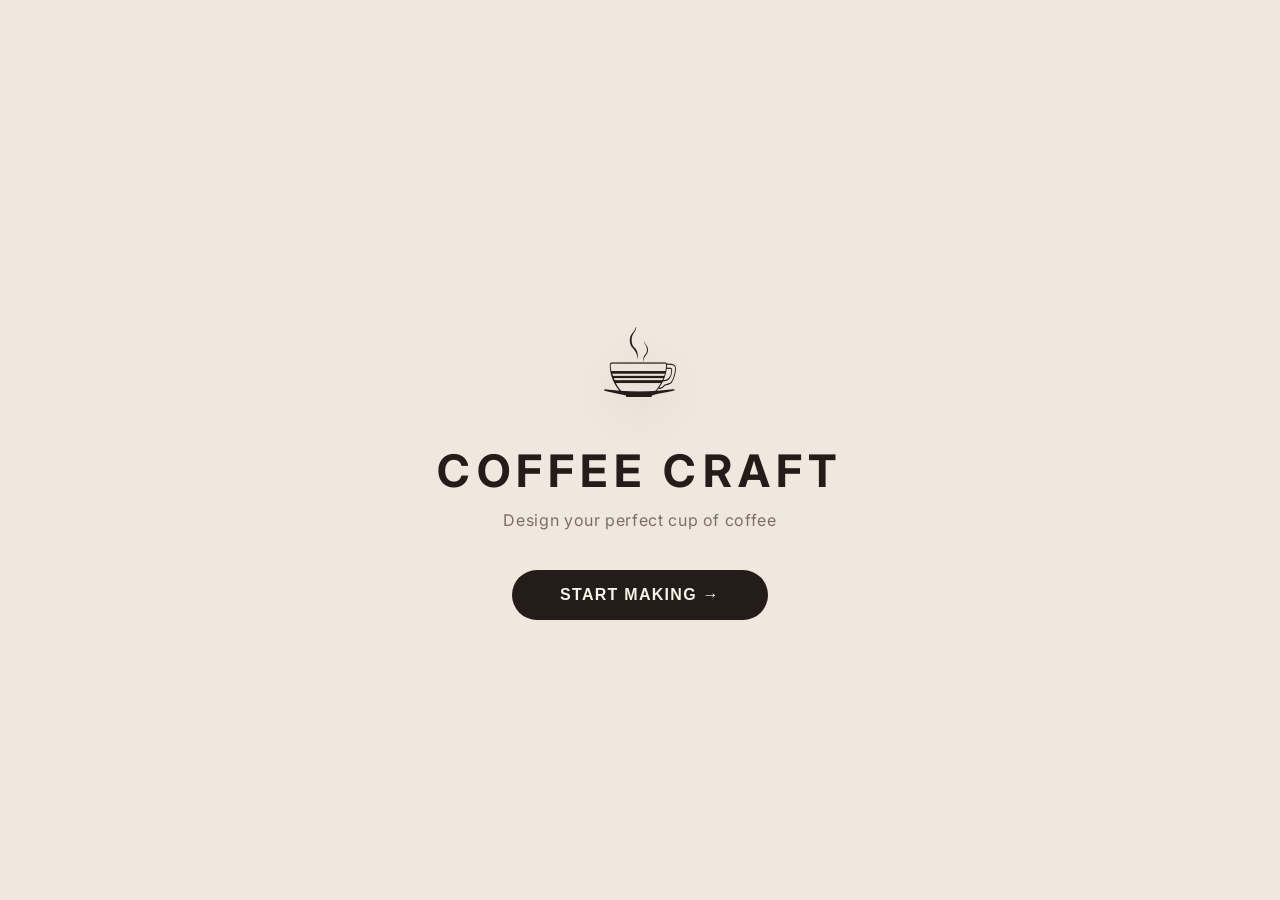
<file: coffee-game/index.html>
<!DOCTYPE html>
<html lang="en">
<head>
  <meta charset="UTF-8" />
  <meta name="viewport" content="width=device-width, initial-scale=1.0" />
  <title>☕ Coffee Craft</title>
  <link rel="preconnect" href="https://fonts.googleapis.com" />
  <link rel="preconnect" href="https://fonts.gstatic.com" crossorigin />
  <link href="https://fonts.googleapis.com/css2?family=Inter:wght@400;500;600;700&display=swap" rel="stylesheet" />
  <link rel="stylesheet" href="style.css" />
</head>
<body>
  <div id="app"></div>

  <!-- Progress Bar -->
  <div id="progress-bar" class="hidden">
    <div id="progress-track">
      <div class="progress-step" data-step="1">Size</div>
      <div class="progress-step" data-step="2">Temp</div>
      <div class="progress-step" data-step="3">Cup</div>
      <div class="progress-step" data-step="4">Base</div>
      <div class="progress-step" data-step="5">Syrup</div>
      <div class="progress-step" data-step="6">Milk</div>
      <div class="progress-step" data-step="7">Top</div>
      <div class="progress-step" data-step="8">Done</div>
    </div>
  </div>

  <!-- Navigation -->
  <div id="nav" class="hidden">
    <button id="back-btn" class="nav-btn">← Back</button>
    <button id="next-btn" class="nav-btn" disabled>Next →</button>
  </div>

  <script src="script.js"></script>
</body>
</html>
</file>
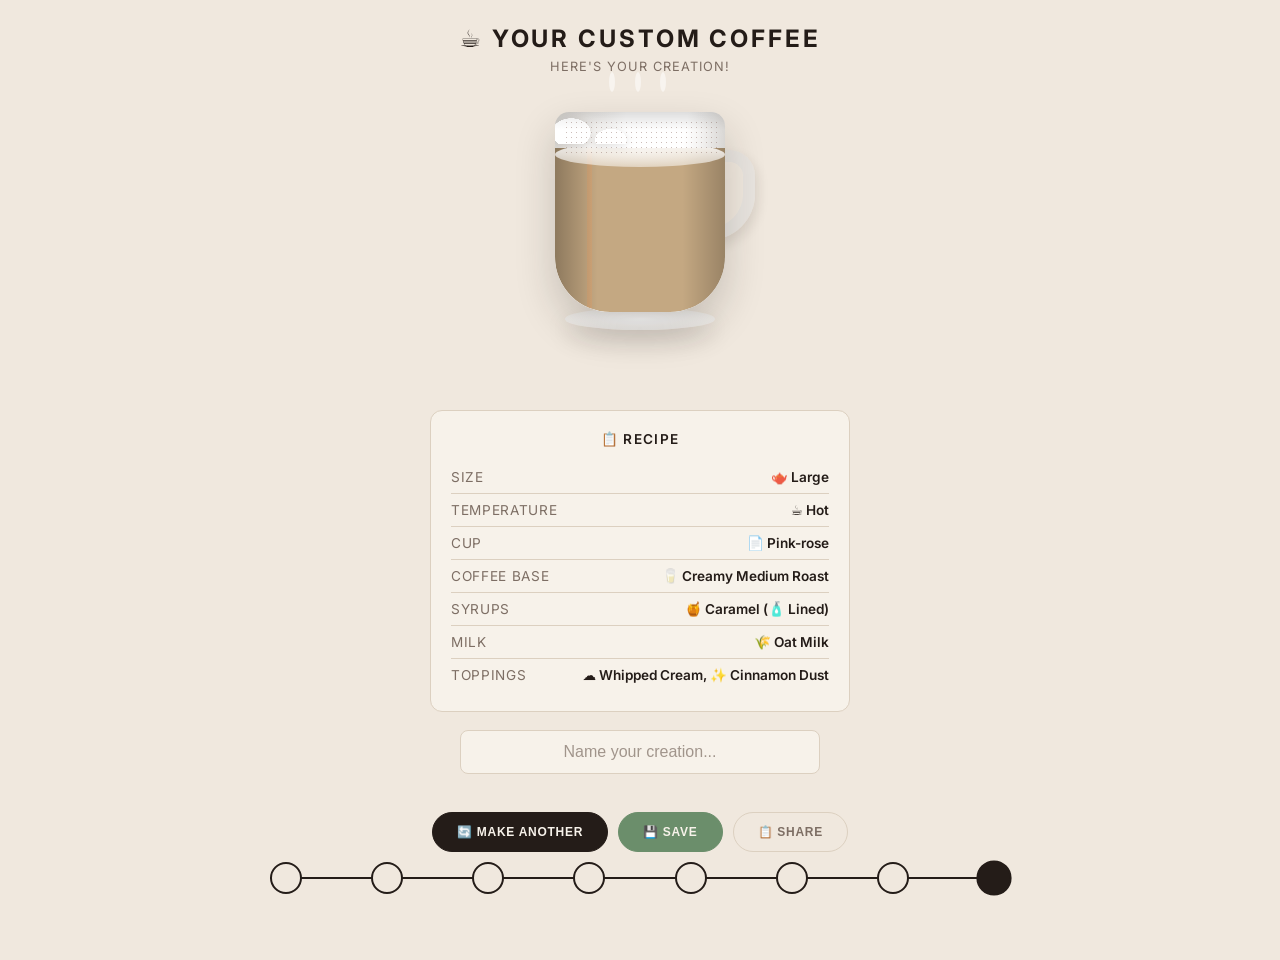
<file: coffee-game/test-final-mobile.html>
<!DOCTYPE html>
<html lang="en">
<head>
  <meta charset="UTF-8" />
  <meta name="viewport" content="width=device-width, initial-scale=1.0" />
  <title>☕ Coffee Craft</title>
  <link rel="preconnect" href="https://fonts.googleapis.com" />
  <link rel="preconnect" href="https://fonts.gstatic.com" crossorigin />
  <link href="https://fonts.googleapis.com/css2?family=Inter:wght@400;500;600;700&display=swap" rel="stylesheet" />
  <link rel="stylesheet" href="style.css" />
</head>
<body>
  <div id="app"></div>
  <div id="progress-bar" class="hidden">
    <div id="progress-track">
      <div class="progress-step" data-step="1">Size</div>
      <div class="progress-step" data-step="2">Temp</div>
      <div class="progress-step" data-step="3">Cup</div>
      <div class="progress-step" data-step="4">Base</div>
      <div class="progress-step" data-step="5">Syrup</div>
      <div class="progress-step" data-step="6">Milk</div>
      <div class="progress-step" data-step="7">Top</div>
      <div class="progress-step" data-step="8">Done</div>
    </div>
  </div>
  <div id="nav" class="hidden">
    <button id="back-btn" class="nav-btn">← Back</button>
    <button id="next-btn" class="nav-btn" disabled>Next →</button>
  </div>
  <script src="script.js"></script>
  <script>
    window.addEventListener('load', () => {
      state.currentStep = 8;
      state.choices = {
        size: 'large',
        temperature: 'hot',
        cupMaterial: 'paper',
        cupStyle: 'pink-rose',
        coffeeBase: 'medium',
        syrups: [{ flavor: 'caramel', method: 'line' }],
        milk: 'oat',
        toppings: ['whippedCream', 'cinnamonDust']
      };
      render();
    });
  </script>
</body>
</html>
</file>
<file: coffee-game/style.css>
@import url('https://fonts.googleapis.com/css2?family=Inter:wght@400;500;600;700&display=swap');

/* ===== Coffee Craft — Menu-inspired reskin ===== */

/* --- Reset & Base --- */
*,
*::before,
*::after {
  margin: 0;
  padding: 0;
  box-sizing: border-box;
}

:root {
  /* Warm menu palette */
  --bg-page: #F0E8DE;
  --bg-card: #F7F2EA;
  --bg-card-hover: #F3EDE4;
  --bg-card-selected: #EDE6DA;
  --text-primary: #241C18;
  --text-secondary: #7D6E64;
  --border: #DCD0C0;
  --accent: #241C18;
  --accent-light: #E6DCCF;
  --success: #6B8E6B;
  --shadow: 0 12px 30px rgba(36, 28, 24, 0.08);
  --radius: 12px;
  --radius-sm: 8px;

  /* Flower colors for paper cups */
  --pink-rose: #FF69B4;
  --sunflower: #FFD700;
  --lavender: #B57EDC;
  --tulip: #FF6347;
  --blue-rose: #4A90D9;
  --jasmine: #F5F5DC;
  --begonia: #FF6B6B;
  --peony: #FFB6C1;
  --orchid: #DA70D6;
  --chrysanthemum: #FFD700;
  --lotus: #FFE4E1;
  --narcissus: #FFFACD;
  --cherry-blossom: #FFB7C5;

  /* Roasts */
  --dark-roast: #3E2723;
  --medium-roast: #6D4C41;
  --light-roast: #A1887F;
}

body {
  font-family: 'Inter', system-ui, -apple-system, BlinkMacSystemFont, sans-serif;
  background: var(--bg-page);
  color: var(--text-primary);
  min-height: 100vh;
  display: flex;
  flex-direction: column;
  align-items: center;
  justify-content: center;
  padding: 24px;
}

#app {
  width: 100%;
  max-width: 800px;
  min-height: 500px;
  display: flex;
  flex-direction: column;
  align-items: center;
  justify-content: center;
}

/* --- Progress Bar --- */
#progress-bar {
  width: 100%;
  max-width: 760px;
  margin-bottom: 32px;
  padding: 0 10px;
}

#progress-bar.hidden {
  display: none;
}

#progress-track {
  display: flex;
  justify-content: space-between;
  position: relative;
  padding: 10px 0;
}

#progress-track::before {
  content: '';
  position: absolute;
  top: 50%;
  left: 0;
  right: 0;
  height: 2px;
  background: var(--border);
  transform: translateY(-50%);
  z-index: 0;
}

#progress-track::after {
  content: '';
  position: absolute;
  top: 50%;
  left: 0;
  height: 2px;
  background: var(--accent);
  transform: translateY(-50%);
  transition: width 0.5s ease;
  z-index: 1;
  width: var(--progress-width, 0%);
}

.progress-step {
  position: relative;
  z-index: 2;
  background: var(--bg-page);
  color: var(--text-secondary);
  width: 32px;
  height: 32px;
  border-radius: 50%;
  display: flex;
  align-items: center;
  justify-content: center;
  font-size: 10px;
  font-weight: 600;
  border: 2px solid var(--border);
  cursor: default;
  transition: all 0.3s ease;
  text-indent: -9999px;
  overflow: hidden;
}

.progress-step.completed {
  border-color: var(--accent);
  color: var(--accent);
}

.progress-step.active {
  background: var(--accent);
  border-color: var(--accent);
  color: var(--bg-page);
  transform: scale(1.1);
}

/* --- Navigation --- */
#nav {
  width: 100%;
  max-width: 760px;
  display: flex;
  justify-content: space-between;
  margin-top: 32px;
  padding: 0 10px;
  gap: 12px;
}

#nav.hidden {
  display: none;
}

.nav-btn {
  padding: 12px 32px;
  border: 1px solid var(--accent);
  border-radius: 999px;
  background: var(--bg-card);
  color: var(--text-primary);
  font-size: 13px;
  font-weight: 600;
  text-transform: uppercase;
  letter-spacing: 0.07em;
  cursor: pointer;
  transition: all 0.2s ease;
}

.nav-btn:hover:not(:disabled) {
  background: var(--accent);
  color: var(--bg-card);
}

.nav-btn:disabled {
  opacity: 0.35;
  cursor: not-allowed;
}

#back-btn {
  border-color: var(--border);
  background: transparent;
  color: var(--text-secondary);
}

#back-btn:hover:not(:disabled) {
  background: var(--border);
  color: var(--text-primary);
}

/* --- Welcome Screen --- */
.welcome-screen {
  text-align: center;
  animation: fadeIn 0.6s ease;
  max-width: 520px;
}

.welcome-screen h1 {
  font-size: 2.8rem;
  font-weight: 700;
  letter-spacing: 0.14em;
  text-transform: uppercase;
  margin-bottom: 12px;
  color: var(--text-primary);
}

.welcome-screen .subtitle {
  font-size: 1rem;
  color: var(--text-secondary);
  margin-bottom: 40px;
  letter-spacing: 0.04em;
}

.welcome-cup {
  font-size: 6rem;
  margin: 24px 0;
  display: inline-block;
  filter: drop-shadow(0 12px 20px rgba(36, 28, 24, 0.12));
}

.start-btn {
  padding: 16px 48px;
  border: none;
  border-radius: 999px;
  background: var(--accent);
  color: var(--bg-card);
  font-size: 1rem;
  font-weight: 600;
  text-transform: uppercase;
  letter-spacing: 0.08em;
  cursor: pointer;
  transition: all 0.2s ease;
}

.start-btn:hover {
  background: var(--text-secondary);
}

/* --- Step Screens --- */
.step-screen {
  width: 100%;
  animation: fadeIn 0.4s ease;
}

.step-title {
  text-align: center;
  font-size: 1.05rem;
  font-weight: 600;
  text-transform: uppercase;
  letter-spacing: 0.12em;
  color: var(--text-primary);
  margin-bottom: 8px;
}

.step-subtitle {
  text-align: center;
  font-size: 0.8rem;
  color: var(--text-secondary);
  margin-bottom: 28px;
  text-transform: uppercase;
  letter-spacing: 0.08em;
}

/* --- Options Grid --- */
.options-grid {
  display: grid;
  grid-template-columns: repeat(4, 1fr);
  gap: 0;
  width: 100%;
  max-width: 760px;
  margin: 0 auto;
  background: var(--bg-card);
  border: 1px solid var(--border);
  border-radius: var(--radius);
  overflow: hidden;
}

.options-grid.cols-2 {
  grid-template-columns: repeat(2, 1fr);
}

.options-grid.cols-3 {
  grid-template-columns: repeat(3, 1fr);
}

/* --- Option Cards --- */
.option-card {
  background: var(--bg-card);
  aspect-ratio: 1 / 1.12;
  display: flex;
  flex-direction: column;
  justify-content: space-between;
  align-items: stretch;
  padding: 16px;
  border-right: 1px solid var(--border);
  border-bottom: 1px solid var(--border);
  cursor: pointer;
  transition: background 0.15s ease;
  user-select: none;
  position: relative;
}

.option-card:hover {
  background: var(--bg-card-hover);
}

.option-card.selected {
  background: var(--bg-card-selected);
}

.option-card.disabled {
  opacity: 0.35;
  cursor: not-allowed;
  pointer-events: none;
}

.card-top {
  display: flex;
  justify-content: space-between;
  align-items: flex-start;
  gap: 8px;
}

.card-top .label {
  font-size: 0.75rem;
  font-weight: 600;
  text-transform: uppercase;
  letter-spacing: 0.08em;
  color: var(--text-primary);
  line-height: 1.25;
}

.card-check {
  width: 16px;
  height: 16px;
  border-radius: 50%;
  border: 1.5px solid var(--border);
  flex-shrink: 0;
  margin-top: 1px;
  transition: all 0.2s ease;
}

.option-card.selected .card-check {
  background: var(--accent);
  border-color: var(--accent);
}

.card-visual {
  flex: 1;
  display: flex;
  align-items: center;
  justify-content: center;
  min-height: 0;
}

.card-visual .icon {
  font-size: 3.2rem;
  line-height: 1;
  filter: drop-shadow(0 8px 12px rgba(36, 28, 24, 0.1));
}

.card-bottom {
  display: flex;
  justify-content: center;
  align-items: flex-end;
  min-height: 22px;
}

.card-bottom .desc {
  font-size: 0.65rem;
  font-weight: 500;
  text-transform: uppercase;
  letter-spacing: 0.1em;
  color: var(--text-secondary);
  text-align: center;
  line-height: 1.3;
}

/* Cup swatch in cards */
.cup-swatch {
  width: 56px;
  height: 74px;
  border-radius: 5px 5px 14px 14px;
  position: relative;
  box-shadow: 0 8px 14px rgba(36, 28, 24, 0.12);
  border: 1px solid rgba(36, 28, 24, 0.08);
}

.cup-swatch .lid {
  position: absolute;
  top: -4px;
  left: -2px;
  right: -2px;
  height: 7px;
  background: #D0C0B0;
  border-radius: 3px;
}

/* Coffee base visual */
.roast-visual {
  width: 64px;
  height: 76px;
  border-radius: 6px 6px 16px 16px;
  position: relative;
  overflow: hidden;
  box-shadow: 0 8px 14px rgba(36, 28, 24, 0.12);
  border: 1px solid rgba(36, 28, 24, 0.08);
}

.roast-visual .foam {
  position: absolute;
  bottom: 0;
  left: 0;
  right: 0;
  background: linear-gradient(to top, rgba(255, 255, 255, 0.55), rgba(255, 255, 255, 0.85));
  border-radius: 0 0 14px 14px;
  transition: height 0.3s;
}

/* Milk preview */
.milk-preview {
  width: 64px;
  height: 38px;
  border-radius: 6px;
  box-shadow: 0 6px 12px rgba(36, 28, 24, 0.1);
  border: 1px solid rgba(36, 28, 24, 0.08);
}

/* Syrup dot */
.syrup-dot {
  width: 28px;
  height: 5px;
  border-radius: 3px;
  margin-top: 10px;
  box-shadow: 0 2px 5px rgba(36, 28, 24, 0.1);
}

/* --- Syrup sub-step --- */
.syrup-method-section {
  margin-top: 24px;
  padding: 18px;
  background: var(--bg-card);
  border: 1px solid var(--border);
  border-radius: var(--radius);
}

.syrup-method-section h3 {
  font-size: 0.85rem;
  font-weight: 600;
  text-transform: uppercase;
  letter-spacing: 0.08em;
  margin-bottom: 14px;
  color: var(--text-primary);
  text-align: center;
}

.method-buttons {
  display: flex;
  gap: 10px;
  justify-content: center;
  flex-wrap: wrap;
}

.method-btn {
  padding: 10px 22px;
  border: 1px solid var(--border);
  border-radius: 999px;
  background: var(--bg-page);
  color: var(--text-primary);
  cursor: pointer;
  font-size: 0.75rem;
  font-weight: 600;
  text-transform: uppercase;
  letter-spacing: 0.06em;
  transition: all 0.2s ease;
}

.method-btn:hover {
  background: var(--bg-card-hover);
}

.method-btn.selected {
  background: var(--accent);
  color: var(--bg-card);
  border-color: var(--accent);
}

/* --- Final Result Screen --- */
.final-screen {
  width: 100%;
  max-width: 560px;
  margin: 0 auto;
  text-align: center;
  animation: fadeIn 0.8s ease;
}

.final-screen h2 {
  font-size: 1.5rem;
  font-weight: 700;
  text-transform: uppercase;
  letter-spacing: 0.12em;
  margin-bottom: 6px;
  color: var(--text-primary);
}

.final-screen .creation-subtitle {
  font-size: 0.8rem;
  color: var(--text-secondary);
  margin-bottom: 28px;
  text-transform: uppercase;
  letter-spacing: 0.08em;
}

/* Large final cup */
.final-cup-container {
  margin: 0 auto;
  position: relative;
  width: 240px;
  height: 280px;
  animation: cupRise 0.8s ease-out;
}

/* Realistic cup shape */
.cup {
  position: relative;
  width: 170px;
  margin: 0 auto;
  padding-top: 10px;
  z-index: 1;
}

/* Cup handle */
.cup::before {
  content: '';
  position: absolute;
  right: -30px;
  top: 48px;
  width: 46px;
  height: 90px;
  border: 12px solid #E8E4DF;
  border-left: none;
  border-radius: 0 28px 50px 0;
  box-shadow: 3px 6px 12px rgba(36, 28, 24, 0.1);
  z-index: -1;
}

/* Saucer */
.cup::after {
  content: '';
  position: absolute;
  left: 50%;
  bottom: -18px;
  transform: translateX(-50%);
  width: 150px;
  height: 22px;
  background: radial-gradient(ellipse at center, #FFFFFF 0%, #E8E4DF 100%);
  border-radius: 50%;
  box-shadow: 0 10px 24px rgba(36, 28, 24, 0.15);
  z-index: -2;
}

.cup-lid {
  display: none;
}

.cup-body {
  position: relative;
  width: 170px;
  height: 200px;
  background: linear-gradient(100deg, #E6E2DD 0%, #FFFFFF 35%, #FFFFFF 65%, #D9D5D0 100%) !important;
  border-radius: 14px 14px 55px 55px;
  box-shadow: inset -12px 0 24px rgba(0, 0, 0, 0.08), inset 12px 0 24px rgba(0, 0, 0, 0.05), 0 18px 40px rgba(36, 28, 24, 0.2);
  overflow: hidden;
  z-index: 2;
  border: none !important;
}

/* Inner rim shadow */
.cup-body::before {
  content: '';
  position: absolute;
  top: 0;
  left: 0;
  right: 0;
  height: 18px;
  background: linear-gradient(to bottom, rgba(0, 0, 0, 0.08), transparent);
  z-index: 5;
  pointer-events: none;
}

/* Coffee fill */
.coffee-fill {
  position: absolute;
  bottom: 0;
  left: 0;
  right: 0;
  height: var(--fill-pct, 70%);
  transition: height 1s ease;
  border-radius: 0 0 55px 55px;
  overflow: hidden;
  z-index: 1;
}

/* Cup shading overlay */
.coffee-fill::after {
  content: '';
  position: absolute;
  inset: 0;
  background: linear-gradient(90deg, rgba(0, 0, 0, 0.28) 0%, transparent 25%, transparent 75%, rgba(0, 0, 0, 0.22) 100%);
  pointer-events: none;
  z-index: 2;
}

/* Surface highlight */
.coffee-fill::before {
  content: '';
  position: absolute;
  top: -10px;
  left: 10%;
  right: 10%;
  height: 28px;
  background: radial-gradient(ellipse at center, rgba(255, 255, 255, 0.35) 0%, transparent 70%);
  border-radius: 50%;
  z-index: 4;
}

.coffee-fill .foam-layer {
  position: absolute;
  top: -6px;
  left: 0;
  right: 0;
  height: 24px;
  background: linear-gradient(to bottom, rgba(255, 255, 255, 0.95), rgba(255, 255, 255, 0.5));
  border-radius: 50%;
  z-index: 3;
}

/* Syrup lines on cup wall */
.syrup-lines {
  position: absolute;
  top: 0;
  left: 0;
  right: 0;
  bottom: 0;
  pointer-events: none;
}

.syrup-line {
  position: absolute;
  top: 0;
  bottom: 0;
  width: 5px;
  border-radius: 3px;
  opacity: 0.75;
}

/* Stirred syrup swirl */
.syrup-swirl {
  position: absolute;
  top: 30%;
  left: 10%;
  right: 10%;
  bottom: 10%;
  border-radius: 50%;
  opacity: 0.3;
  pointer-events: none;
}

/* Toppings */
.toppings-layer {
  position: absolute;
  top: calc(100% - var(--fill-pct) - 26px);
  left: 5%;
  right: 5%;
  height: 34px;
  z-index: 4;
  pointer-events: none;
}

.topping-item {
  position: absolute;
  animation: toppingDrop 0.5s ease-out;
}

/* Whipped cream */
.topping-whipped {
  left: 50%;
  transform: translateX(-50%);
  width: 86%;
  height: 28px;
  background:
    radial-gradient(ellipse 26px 18px at 20% 85%, #FFFFFF 60%, transparent 61%),
    radial-gradient(ellipse 32px 24px at 50% 60%, #FFFFFF 60%, transparent 61%),
    radial-gradient(ellipse 26px 18px at 80% 85%, #FFFFFF 60%, transparent 61%);
  filter: drop-shadow(0 2px 4px rgba(0, 0, 0, 0.1));
  top: -6px;
}

/* Chocolate shavings */
.topping-chocolate {
  width: 12px;
  height: 6px;
  background: #5D4037;
  border-radius: 3px;
  transform: rotate(15deg);
}

/* Cinnamon dust */
.topping-cinnamon {
  width: 100%;
  height: 34px;
  background-image: radial-gradient(#8D6E63 18%, transparent 22%);
  background-size: 5px 5px;
  top: -2px;
  opacity: 0.45;
}

/* Caramel drizzle */
.topping-caramel {
  width: 100%;
  height: 4px;
  background: repeating-linear-gradient(
    45deg,
    #D4A574 0px,
    #D4A574 4px,
    transparent 4px,
    transparent 8px
  );
  top: 10px;
}

/* Straw */
.straw {
  position: absolute;
  width: 8px;
  height: 100px;
  background: linear-gradient(to right, #E8E8E8, #CCC);
  border-radius: 4px;
  z-index: 6;
  animation: strawSlide 0.5s ease-out;
}

.straw.right-straw {
  right: -10px;
  top: -15px;
  transform: rotate(15deg);
}

.straw.left-straw {
  left: -10px;
  top: -15px;
  transform: rotate(-15deg);
}

/* Steam */
.steam-container {
  position: absolute;
  top: -30px;
  left: 20%;
  right: 20%;
  height: 40px;
  pointer-events: none;
  z-index: 7;
}

.steam-wisp {
  position: absolute;
  width: 6px;
  height: 20px;
  background: rgba(255, 255, 255, 0.5);
  border-radius: 50%;
  animation: steam 2s ease-in-out infinite;
}

/* Summary */
.final-summary {
  margin-top: 28px;
  padding: 20px;
  background: var(--bg-card);
  border: 1px solid var(--border);
  border-radius: var(--radius);
  text-align: left;
  max-width: 420px;
  margin-left: auto;
  margin-right: auto;
}

.final-summary h3 {
  text-align: center;
  margin-bottom: 14px;
  font-size: 0.85rem;
  font-weight: 600;
  text-transform: uppercase;
  letter-spacing: 0.1em;
  color: var(--text-primary);
}

.summary-item {
  display: flex;
  justify-content: space-between;
  padding: 8px 0;
  border-bottom: 1px solid var(--border);
  font-size: 0.85rem;
}

.summary-item:last-child {
  border-bottom: none;
}

.summary-label {
  color: var(--text-secondary);
  text-transform: uppercase;
  letter-spacing: 0.05em;
}

.summary-value {
  font-weight: 600;
  color: var(--text-primary);
}

.name-input {
  margin: 18px 0;
  padding: 12px 18px;
  width: 100%;
  max-width: 360px;
  border: 1px solid var(--border);
  border-radius: var(--radius-sm);
  background: var(--bg-card);
  color: var(--text-primary);
  font-size: 1rem;
  text-align: center;
  outline: none;
  transition: border-color 0.2s;
}

.name-input:focus {
  border-color: var(--accent);
}

.name-input::placeholder {
  color: var(--text-secondary);
  opacity: 0.7;
}

.final-buttons {
  display: flex;
  gap: 10px;
  justify-content: center;
  margin-top: 20px;
  flex-wrap: wrap;
}

.final-btn {
  padding: 12px 24px;
  border: 1px solid var(--border);
  border-radius: 999px;
  font-size: 0.75rem;
  font-weight: 600;
  text-transform: uppercase;
  letter-spacing: 0.06em;
  cursor: pointer;
  transition: all 0.2s ease;
  background: var(--bg-card);
  color: var(--text-primary);
}

.final-btn:hover {
  background: var(--bg-card-hover);
}

.final-btn.primary {
  background: var(--accent);
  color: var(--bg-card);
  border-color: var(--accent);
}

.final-btn.primary:hover {
  background: var(--text-secondary);
  border-color: var(--text-secondary);
}

.final-btn.success {
  background: var(--success);
  color: var(--bg-card);
  border-color: var(--success);
}

.final-btn.secondary {
  background: transparent;
  color: var(--text-secondary);
}

/* --- Animations --- */
@keyframes fadeIn {
  from { opacity: 0; transform: translateY(20px); }
  to { opacity: 1; transform: translateY(0); }
}

@keyframes cupRise {
  from { opacity: 0; transform: translateY(60px) scale(0.8); }
  to { opacity: 1; transform: translateY(0) scale(1); }
}

@keyframes steam {
  0% { opacity: 0; transform: translateY(0) scaleX(1); }
  50% { opacity: 0.6; transform: translateY(-20px) scaleX(2); }
  100% { opacity: 0; transform: translateY(-35px) scaleX(3); }
}

@keyframes toppingDrop {
  from { opacity: 0; transform: translateY(-30px); }
  to { opacity: 1; transform: translateY(0); }
}

@keyframes strawSlide {
  from { opacity: 0; transform: rotate(15deg) translateY(-20px); }
  to { opacity: 1; transform: rotate(15deg) translateY(0); }
}

@keyframes pourIn {
  from { height: 0%; }
  to { height: var(--fill-height); }
}

/* --- Responsive --- */
@media (max-width: 767px) {
  .options-grid,
  .options-grid.cols-2,
  .options-grid.cols-3 {
    grid-template-columns: repeat(2, 1fr);
  }

  .welcome-screen h1 {
    font-size: 2.2rem;
  }

  .welcome-cup {
    font-size: 5rem;
  }

  .step-title {
    font-size: 0.95rem;
  }

  .nav-btn {
    padding: 10px 22px;
    font-size: 12px;
  }

  .final-cup-container {
    width: 192px;
    height: 224px;
  }

  .cup {
    width: 136px;
  }

  .cup::before {
    right: -24px;
    top: 38px;
    width: 36px;
    height: 70px;
    border-width: 10px;
  }

  .cup::after {
    width: 120px;
    height: 18px;
    bottom: -14px;
  }

  .cup-body {
    width: 136px;
    height: 160px;
    border-radius: 12px 12px 44px 44px;
  }

  .coffee-fill {
    border-radius: 0 0 44px 44px;
  }

  .final-buttons {
    flex-direction: column;
    align-items: center;
  }

  .final-btn {
    width: 100%;
    max-width: 260px;
  }
}

@media (max-width: 380px) {
  body {
    padding: 16px;
  }

  .option-card {
    padding: 12px;
  }

  .card-visual .icon {
    font-size: 2.6rem;
  }

  .card-top .label {
    font-size: 0.7rem;
  }
}
</file>
